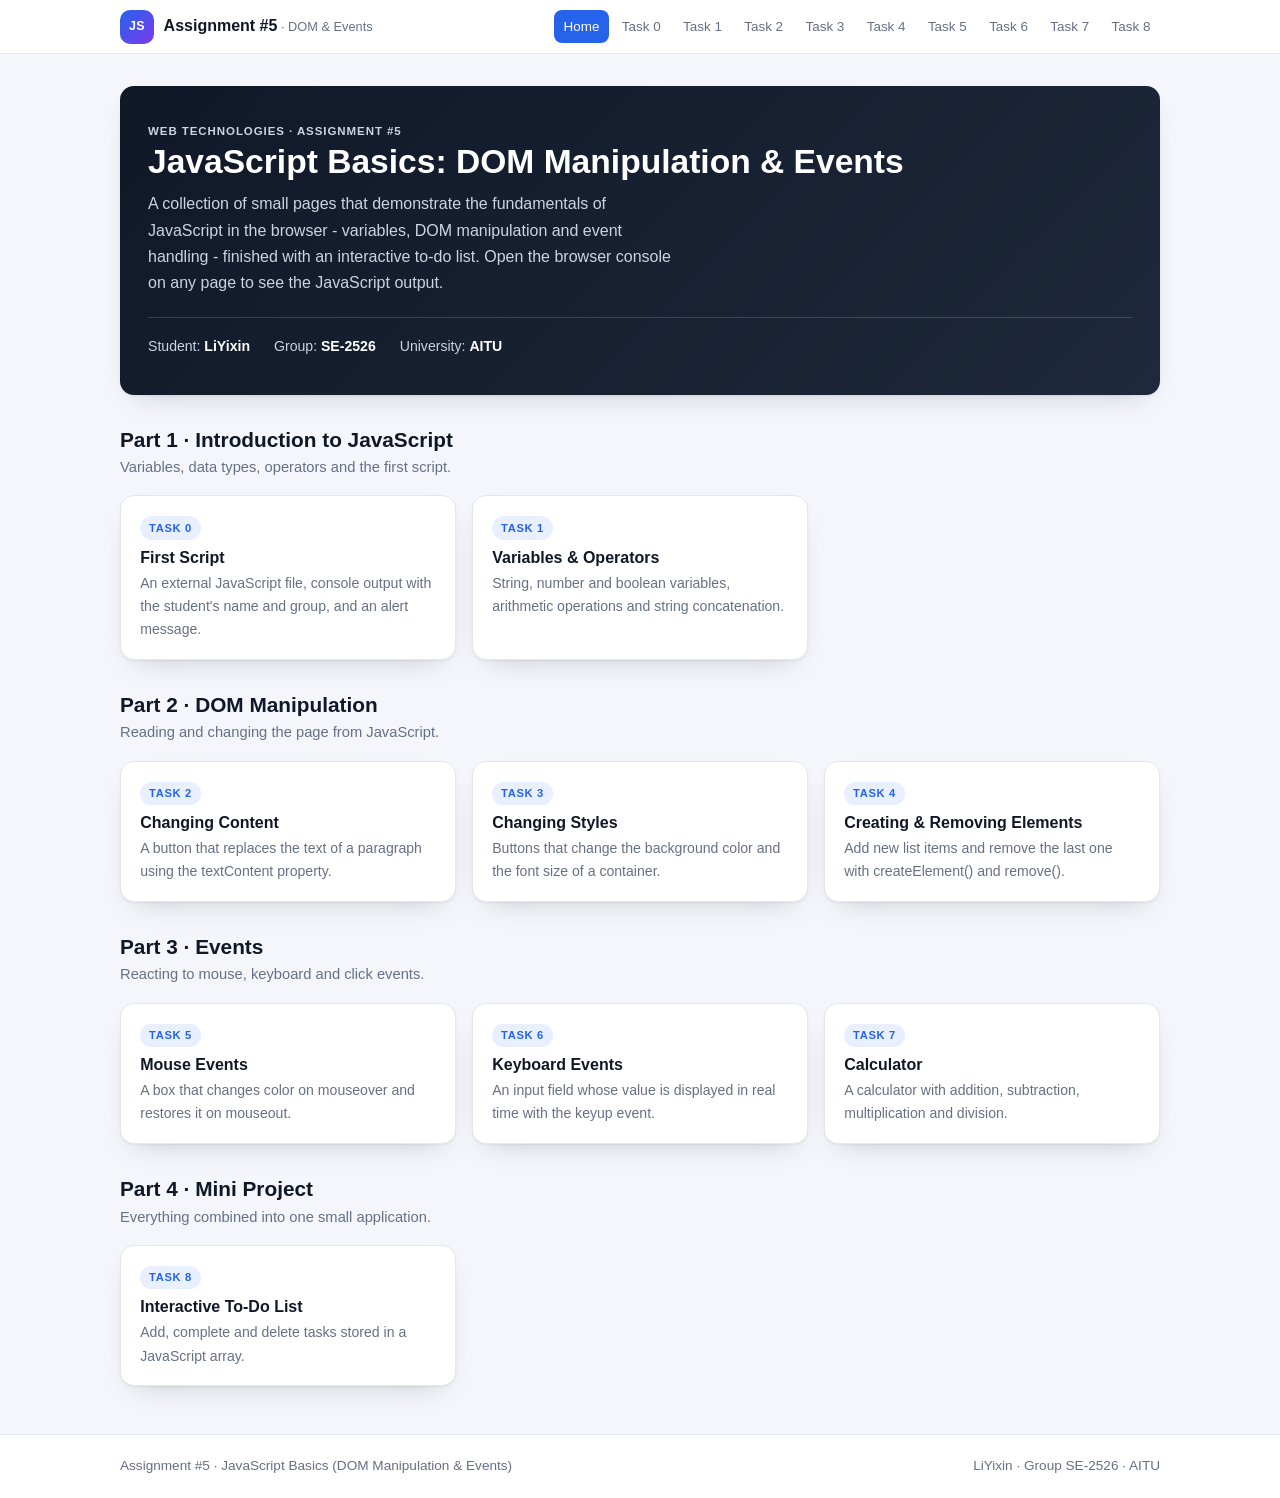
<file: index.html>
<!DOCTYPE html>
<html lang="en">

<head>
  <meta charset="UTF-8">
  <meta name="viewport" content="width=device-width, initial-scale=1.0">
  <title>Assignment #5. JavaScript Basics (DOM Manipulation &amp; Events)</title>
  <meta name="description" content="Assignment #5 for Web Technologies - JavaScript basics, DOM manipulation and events.">
  <link rel="stylesheet" href="css/style.css">
</head>

<body>
  <nav class="navbar">
    <div class="nav-inner">
      <a class="brand" href="index.html">
        <span class="brand-mark">JS</span>
        <span>Assignment #5<span class="brand-sub"> &middot; DOM &amp; Events</span></span>
      </a>
      <ul class="nav-links">
        <li><a href="index.html" class="active">Home</a></li>
        <li><a href="part1/task0.html">Task 0</a></li>
        <li><a href="part1/task1.html">Task 1</a></li>
        <li><a href="part2/task2.html">Task 2</a></li>
        <li><a href="part2/task3.html">Task 3</a></li>
        <li><a href="part2/task4.html">Task 4</a></li>
        <li><a href="part3/task5.html">Task 5</a></li>
        <li><a href="part3/task6.html">Task 6</a></li>
        <li><a href="part3/task7.html">Task 7</a></li>
        <li><a href="part4/task8.html">Task 8</a></li>
      </ul>
    </div>
  </nav>

  <main class="container">
    <section class="hero">
      <p class="eyebrow">Web Technologies &middot; Assignment #5</p>
      <h1>JavaScript Basics: DOM Manipulation &amp; Events</h1>
      <p>
        A collection of small pages that demonstrate the fundamentals of JavaScript in the browser -
        variables, DOM manipulation and event handling - finished with an interactive to-do list.
        Open the browser console on any page to see the JavaScript output.
      </p>
      <div class="meta">
        <span>Student: <strong>LiYixin</strong></span>
        <span>Group: <strong>SE-2526</strong></span>
        <span>University: <strong>AITU</strong></span>
      </div>
    </section>

    <div class="section-title">
      <h2>Part 1 &middot; Introduction to JavaScript</h2>
      <p>Variables, data types, operators and the first script.</p>
    </div>
    <section class="grid">
      <a class="task-card" href="part1/task0.html">
        <span class="tag">Task 0</span>
        <h3>First Script</h3>
        <p>An external JavaScript file, console output with the student's name and group, and an alert message.</p>
      </a>
      <a class="task-card" href="part1/task1.html">
        <span class="tag">Task 1</span>
        <h3>Variables &amp; Operators</h3>
        <p>String, number and boolean variables, arithmetic operations and string concatenation.</p>
      </a>
    </section>

    <div class="section-title">
      <h2>Part 2 &middot; DOM Manipulation</h2>
      <p>Reading and changing the page from JavaScript.</p>
    </div>
    <section class="grid">
      <a class="task-card" href="part2/task2.html">
        <span class="tag">Task 2</span>
        <h3>Changing Content</h3>
        <p>A button that replaces the text of a paragraph using the textContent property.</p>
      </a>
      <a class="task-card" href="part2/task3.html">
        <span class="tag">Task 3</span>
        <h3>Changing Styles</h3>
        <p>Buttons that change the background color and the font size of a container.</p>
      </a>
      <a class="task-card" href="part2/task4.html">
        <span class="tag">Task 4</span>
        <h3>Creating &amp; Removing Elements</h3>
        <p>Add new list items and remove the last one with createElement() and remove().</p>
      </a>
    </section>

    <div class="section-title">
      <h2>Part 3 &middot; Events</h2>
      <p>Reacting to mouse, keyboard and click events.</p>
    </div>
    <section class="grid">
      <a class="task-card" href="part3/task5.html">
        <span class="tag">Task 5</span>
        <h3>Mouse Events</h3>
        <p>A box that changes color on mouseover and restores it on mouseout.</p>
      </a>
      <a class="task-card" href="part3/task6.html">
        <span class="tag">Task 6</span>
        <h3>Keyboard Events</h3>
        <p>An input field whose value is displayed in real time with the keyup event.</p>
      </a>
      <a class="task-card" href="part3/task7.html">
        <span class="tag">Task 7</span>
        <h3>Calculator</h3>
        <p>A calculator with addition, subtraction, multiplication and division.</p>
      </a>
    </section>

    <div class="section-title">
      <h2>Part 4 &middot; Mini Project</h2>
      <p>Everything combined into one small application.</p>
    </div>
    <section class="grid">
      <a class="task-card" href="part4/task8.html">
        <span class="tag">Task 8</span>
        <h3>Interactive To-Do List</h3>
        <p>Add, complete and delete tasks stored in a JavaScript array.</p>
      </a>
    </section>
  </main>

  <footer class="footer">
    <div class="footer-inner">
      <span>Assignment #5 &middot; JavaScript Basics (DOM Manipulation &amp; Events)</span>
      <span>LiYixin &middot; Group SE-2526 &middot; AITU</span>
    </div>
  </footer>
</body>

</html>
</file>
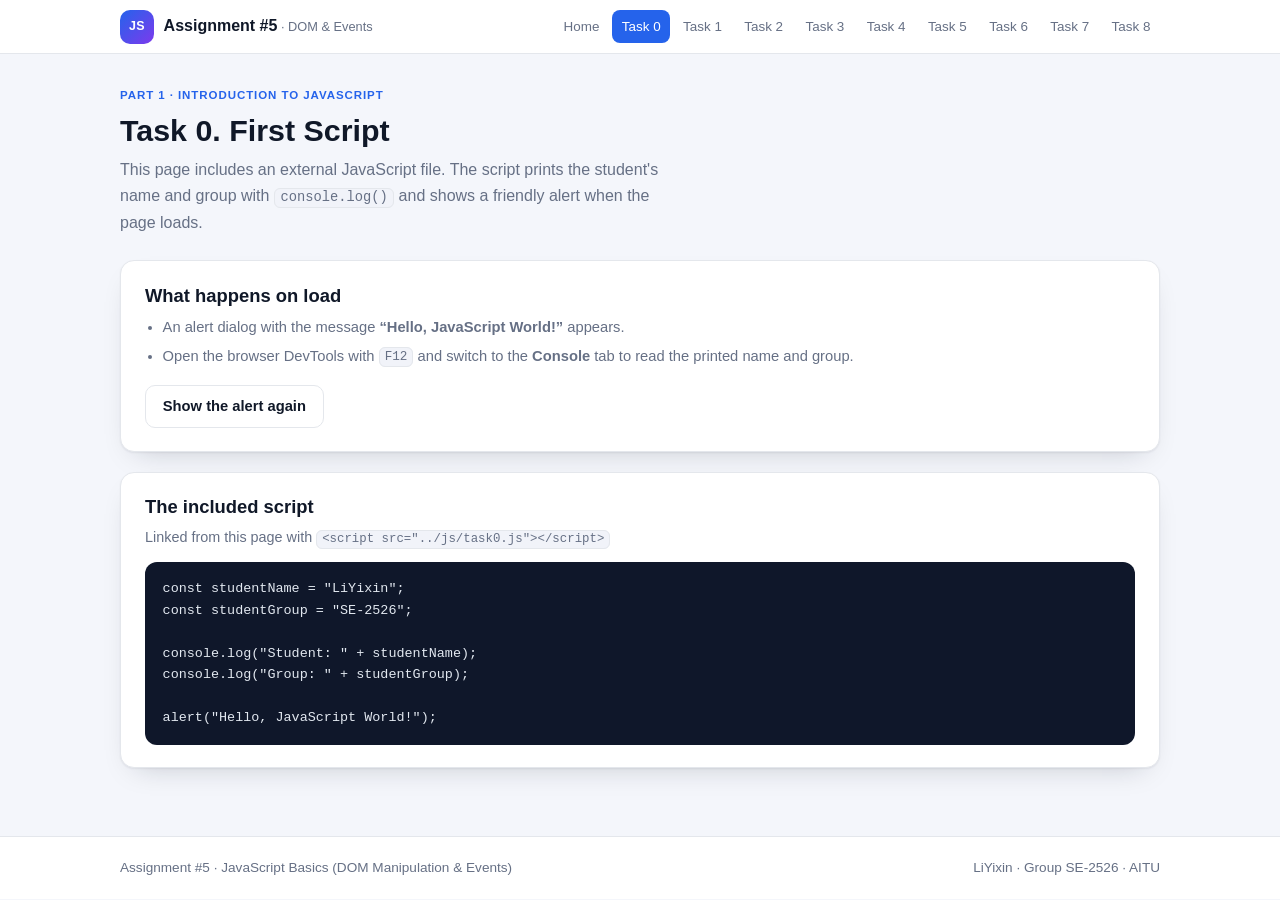
<file: part1/task0.html>
<!DOCTYPE html>
<html lang="en">

<head>
  <meta charset="UTF-8">
  <meta name="viewport" content="width=device-width, initial-scale=1.0">
  <title>Task 0. First Script | Assignment #5</title>
  <link rel="stylesheet" href="../css/style.css">
</head>

<body>
  <nav class="navbar">
    <div class="nav-inner">
      <a class="brand" href="../index.html">
        <span class="brand-mark">JS</span>
        <span>Assignment #5<span class="brand-sub"> &middot; DOM &amp; Events</span></span>
      </a>
      <ul class="nav-links">
        <li><a href="../index.html">Home</a></li>
        <li><a href="../part1/task0.html" class="active">Task 0</a></li>
        <li><a href="../part1/task1.html">Task 1</a></li>
        <li><a href="../part2/task2.html">Task 2</a></li>
        <li><a href="../part2/task3.html">Task 3</a></li>
        <li><a href="../part2/task4.html">Task 4</a></li>
        <li><a href="../part3/task5.html">Task 5</a></li>
        <li><a href="../part3/task6.html">Task 6</a></li>
        <li><a href="../part3/task7.html">Task 7</a></li>
        <li><a href="../part4/task8.html">Task 8</a></li>
      </ul>
    </div>
  </nav>

  <main class="container">
    <header class="page-head">
      <p class="eyebrow">Part 1 &middot; Introduction to JavaScript</p>
      <h1>Task 0. First Script</h1>
      <p class="lead">
        This page includes an external JavaScript file. The script prints the student's name and group
        with <code>console.log()</code> and shows a friendly alert when the page loads.
      </p>
    </header>

    <section class="card">
      <h2>What happens on load</h2>
      <ul class="checklist">
        <li>An alert dialog with the message <strong>&ldquo;Hello, JavaScript World!&rdquo;</strong> appears.</li>
        <li>Open the browser DevTools with <code>F12</code> and switch to the <strong>Console</strong> tab to read the printed name and group.</li>
      </ul>
      <div class="btn-row" style="margin-bottom:0">
        <button class="btn secondary" type="button" id="show-alert">Show the alert again</button>
      </div>
    </section>

    <section class="card">
      <h2>The included script</h2>
      <p class="card-note">
        Linked from this page with <code>&lt;script src="../js/task0.js"&gt;&lt;/script&gt;</code>
      </p>
      <pre>const studentName = "LiYixin";
const studentGroup = "SE-2526";

console.log("Student: " + studentName);
console.log("Group: " + studentGroup);

alert("Hello, JavaScript World!");</pre>
    </section>
  </main>

  <footer class="footer">
    <div class="footer-inner">
      <span>Assignment #5 &middot; JavaScript Basics (DOM Manipulation &amp; Events)</span>
      <span>LiYixin &middot; Group SE-2526 &middot; AITU</span>
    </div>
  </footer>

  <script src="../js/task0.js"></script>
</body>

</html>
</file>
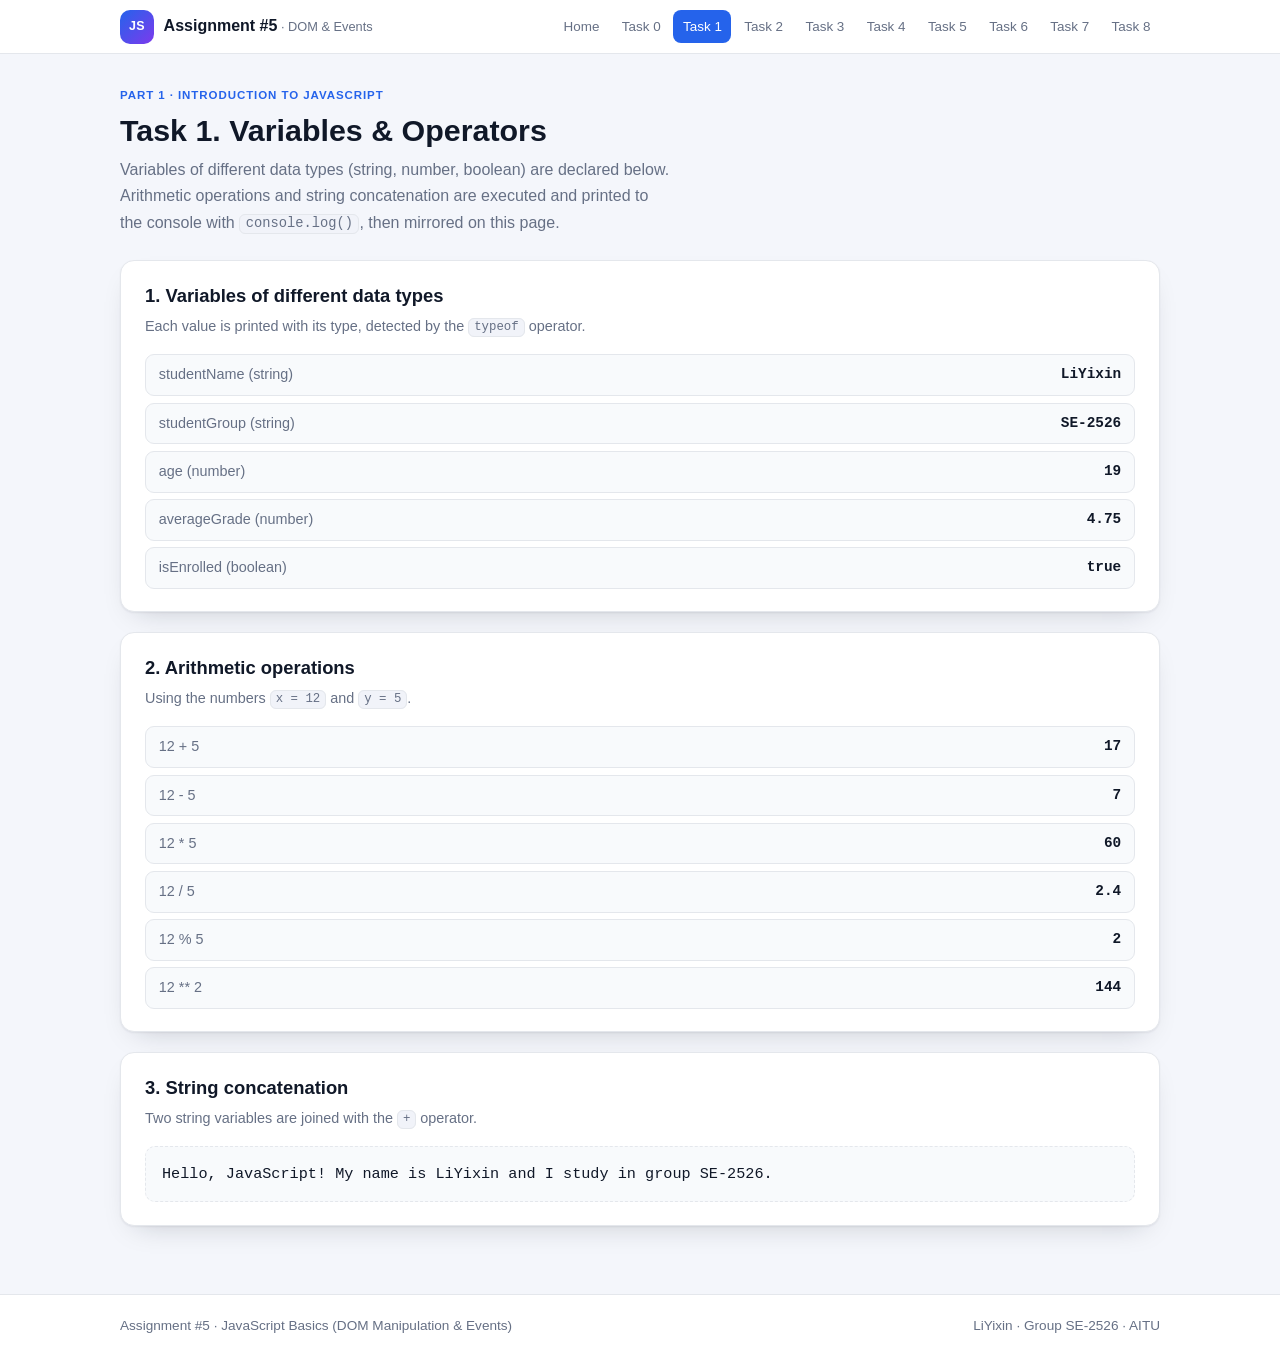
<file: part1/task1.html>
<!DOCTYPE html>
<html lang="en">

<head>
  <meta charset="UTF-8">
  <meta name="viewport" content="width=device-width, initial-scale=1.0">
  <title>Task 1. Variables &amp; Operators | Assignment #5</title>
  <link rel="stylesheet" href="../css/style.css">
</head>

<body>
  <nav class="navbar">
    <div class="nav-inner">
      <a class="brand" href="../index.html">
        <span class="brand-mark">JS</span>
        <span>Assignment #5<span class="brand-sub"> &middot; DOM &amp; Events</span></span>
      </a>
      <ul class="nav-links">
        <li><a href="../index.html">Home</a></li>
        <li><a href="../part1/task0.html">Task 0</a></li>
        <li><a href="../part1/task1.html" class="active">Task 1</a></li>
        <li><a href="../part2/task2.html">Task 2</a></li>
        <li><a href="../part2/task3.html">Task 3</a></li>
        <li><a href="../part2/task4.html">Task 4</a></li>
        <li><a href="../part3/task5.html">Task 5</a></li>
        <li><a href="../part3/task6.html">Task 6</a></li>
        <li><a href="../part3/task7.html">Task 7</a></li>
        <li><a href="../part4/task8.html">Task 8</a></li>
      </ul>
    </div>
  </nav>

  <main class="container">
    <header class="page-head">
      <p class="eyebrow">Part 1 &middot; Introduction to JavaScript</p>
      <h1>Task 1. Variables &amp; Operators</h1>
      <p class="lead">
        Variables of different data types (string, number, boolean) are declared below. Arithmetic
        operations and string concatenation are executed and printed to the console with
        <code>console.log()</code>, then mirrored on this page.
      </p>
    </header>

    <section class="card">
      <h2>1. Variables of different data types</h2>
      <p class="card-note">Each value is printed with its type, detected by the <code>typeof</code> operator.</p>
      <ul class="result-list" id="variables-list"></ul>
    </section>

    <section class="card">
      <h2>2. Arithmetic operations</h2>
      <p class="card-note">Using the numbers <code>x = 12</code> and <code>y = 5</code>.</p>
      <ul class="result-list" id="arithmetic-list"></ul>
    </section>

    <section class="card">
      <h2>3. String concatenation</h2>
      <p class="card-note">Two string variables are joined with the <code>+</code> operator.</p>
      <p class="typing-display" id="concatenation-output"></p>
    </section>
  </main>

  <footer class="footer">
    <div class="footer-inner">
      <span>Assignment #5 &middot; JavaScript Basics (DOM Manipulation &amp; Events)</span>
      <span>LiYixin &middot; Group SE-2526 &middot; AITU</span>
    </div>
  </footer>

  <script src="../js/task1.js"></script>
</body>

</html>
</file>
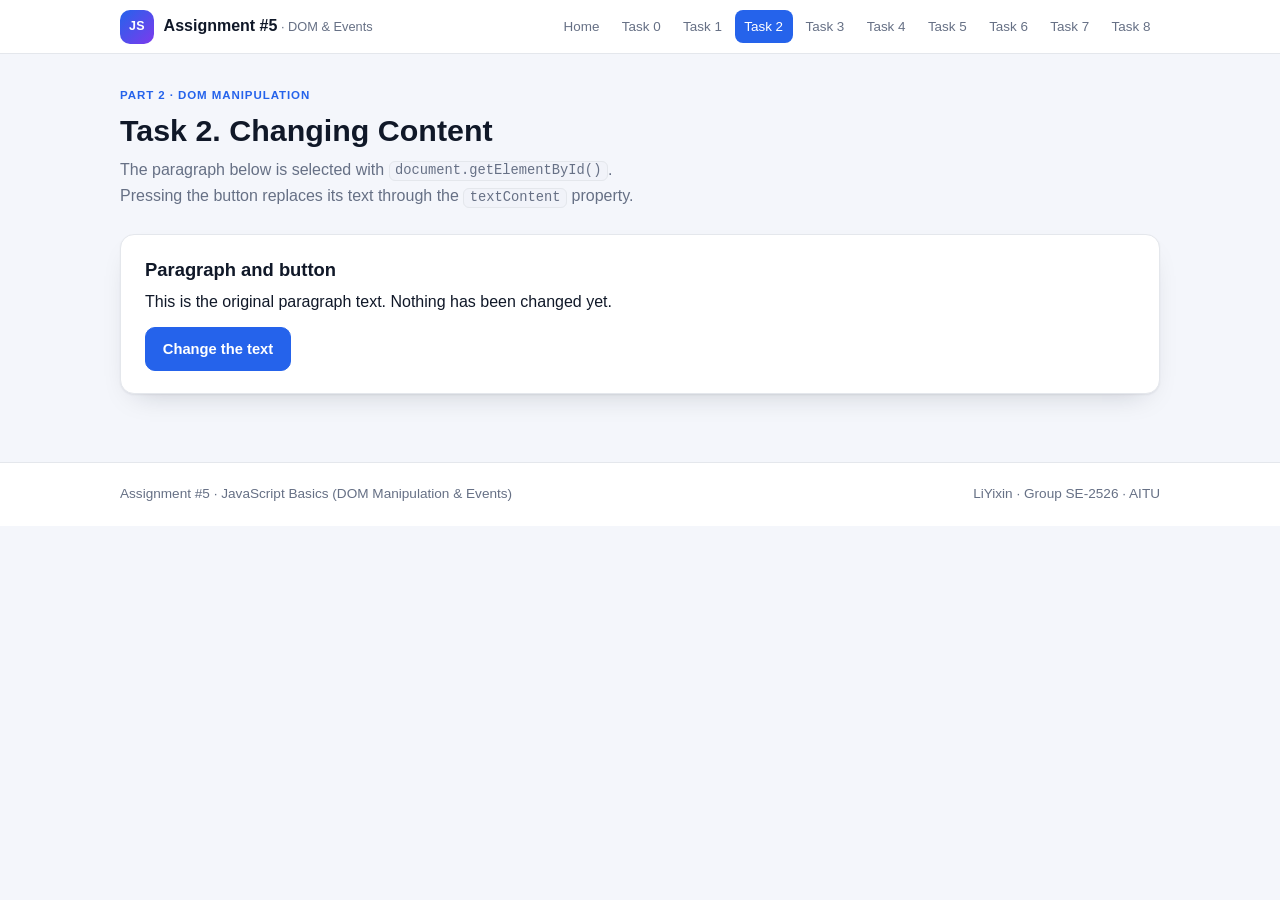
<file: part2/task2.html>
<!DOCTYPE html>
<html lang="en">

<head>
  <meta charset="UTF-8">
  <meta name="viewport" content="width=device-width, initial-scale=1.0">
  <title>Task 2. Changing Content | Assignment #5</title>
  <link rel="stylesheet" href="../css/style.css">
</head>

<body>
  <nav class="navbar">
    <div class="nav-inner">
      <a class="brand" href="../index.html">
        <span class="brand-mark">JS</span>
        <span>Assignment #5<span class="brand-sub"> &middot; DOM &amp; Events</span></span>
      </a>
      <ul class="nav-links">
        <li><a href="../index.html">Home</a></li>
        <li><a href="../part1/task0.html">Task 0</a></li>
        <li><a href="../part1/task1.html">Task 1</a></li>
        <li><a href="../part2/task2.html" class="active">Task 2</a></li>
        <li><a href="../part2/task3.html">Task 3</a></li>
        <li><a href="../part2/task4.html">Task 4</a></li>
        <li><a href="../part3/task5.html">Task 5</a></li>
        <li><a href="../part3/task6.html">Task 6</a></li>
        <li><a href="../part3/task7.html">Task 7</a></li>
        <li><a href="../part4/task8.html">Task 8</a></li>
      </ul>
    </div>
  </nav>

  <main class="container">
    <header class="page-head">
      <p class="eyebrow">Part 2 &middot; DOM Manipulation</p>
      <h1>Task 2. Changing Content</h1>
      <p class="lead">
        The paragraph below is selected with <code>document.getElementById()</code>. Pressing the button
        replaces its text through the <code>textContent</code> property.
      </p>
    </header>

    <section class="card">
      <h2>Paragraph and button</h2>
      <p id="message">This is the original paragraph text. Nothing has been changed yet.</p>
      <div class="btn-row" style="margin-bottom:0">
        <button class="btn" type="button" id="change-text">Change the text</button>
      </div>
    </section>
  </main>

  <footer class="footer">
    <div class="footer-inner">
      <span>Assignment #5 &middot; JavaScript Basics (DOM Manipulation &amp; Events)</span>
      <span>LiYixin &middot; Group SE-2526 &middot; AITU</span>
    </div>
  </footer>

  <script src="../js/task2.js"></script>
</body>

</html>
</file>
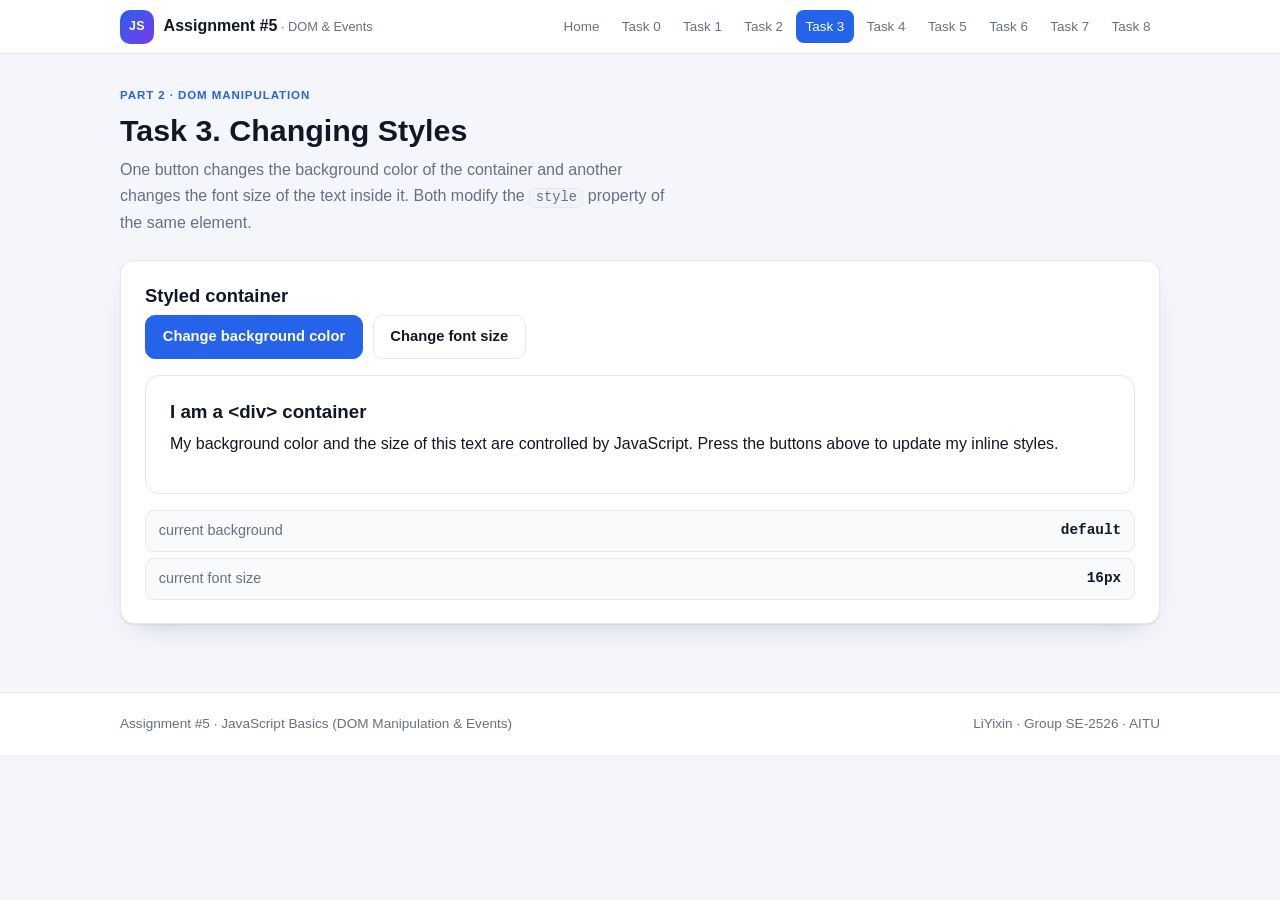
<file: part2/task3.html>
<!DOCTYPE html>
<html lang="en">

<head>
  <meta charset="UTF-8">
  <meta name="viewport" content="width=device-width, initial-scale=1.0">
  <title>Task 3. Changing Styles | Assignment #5</title>
  <link rel="stylesheet" href="../css/style.css">
</head>

<body>
  <nav class="navbar">
    <div class="nav-inner">
      <a class="brand" href="../index.html">
        <span class="brand-mark">JS</span>
        <span>Assignment #5<span class="brand-sub"> &middot; DOM &amp; Events</span></span>
      </a>
      <ul class="nav-links">
        <li><a href="../index.html">Home</a></li>
        <li><a href="../part1/task0.html">Task 0</a></li>
        <li><a href="../part1/task1.html">Task 1</a></li>
        <li><a href="../part2/task2.html">Task 2</a></li>
        <li><a href="../part2/task3.html" class="active">Task 3</a></li>
        <li><a href="../part2/task4.html">Task 4</a></li>
        <li><a href="../part3/task5.html">Task 5</a></li>
        <li><a href="../part3/task6.html">Task 6</a></li>
        <li><a href="../part3/task7.html">Task 7</a></li>
        <li><a href="../part4/task8.html">Task 8</a></li>
      </ul>
    </div>
  </nav>

  <main class="container">
    <header class="page-head">
      <p class="eyebrow">Part 2 &middot; DOM Manipulation</p>
      <h1>Task 3. Changing Styles</h1>
      <p class="lead">
        One button changes the background color of the container and another changes the font size of
        the text inside it. Both modify the <code>style</code> property of the same element.
      </p>
    </header>

    <section class="card">
      <h2>Styled container</h2>
      <div class="btn-row">
        <button class="btn" type="button" id="change-color">Change background color</button>
        <button class="btn secondary" type="button" id="change-font-size">Change font size</button>
      </div>
      <div class="box" id="style-box">
        <h3>I am a &lt;div&gt; container</h3>
        <p>
          My background color and the size of this text are controlled by JavaScript. Press the buttons
          above to update my inline styles.
        </p>
      </div>
      <ul class="result-list">
        <li><span class="label">current background</span><span class="value" id="color-value">default</span></li>
        <li><span class="label">current font size</span><span class="value" id="font-size-value">16px</span></li>
      </ul>
    </section>
  </main>

  <footer class="footer">
    <div class="footer-inner">
      <span>Assignment #5 &middot; JavaScript Basics (DOM Manipulation &amp; Events)</span>
      <span>LiYixin &middot; Group SE-2526 &middot; AITU</span>
    </div>
  </footer>

  <script src="../js/task3.js"></script>
</body>

</html>
</file>
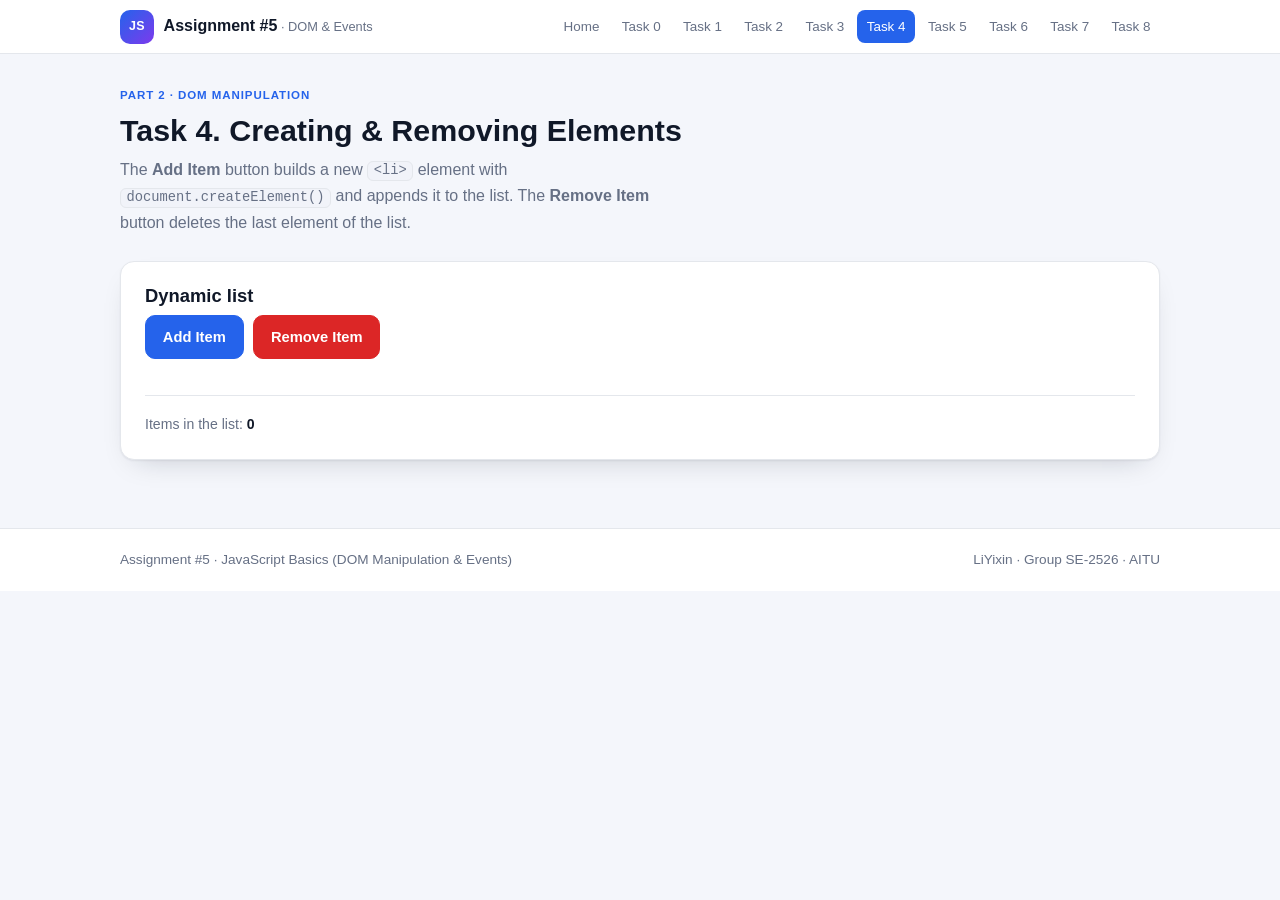
<file: part2/task4.html>
<!DOCTYPE html>
<html lang="en">

<head>
  <meta charset="UTF-8">
  <meta name="viewport" content="width=device-width, initial-scale=1.0">
  <title>Task 4. Creating &amp; Removing Elements | Assignment #5</title>
  <link rel="stylesheet" href="../css/style.css">
</head>

<body>
  <nav class="navbar">
    <div class="nav-inner">
      <a class="brand" href="../index.html">
        <span class="brand-mark">JS</span>
        <span>Assignment #5<span class="brand-sub"> &middot; DOM &amp; Events</span></span>
      </a>
      <ul class="nav-links">
        <li><a href="../index.html">Home</a></li>
        <li><a href="../part1/task0.html">Task 0</a></li>
        <li><a href="../part1/task1.html">Task 1</a></li>
        <li><a href="../part2/task2.html">Task 2</a></li>
        <li><a href="../part2/task3.html">Task 3</a></li>
        <li><a href="../part2/task4.html" class="active">Task 4</a></li>
        <li><a href="../part3/task5.html">Task 5</a></li>
        <li><a href="../part3/task6.html">Task 6</a></li>
        <li><a href="../part3/task7.html">Task 7</a></li>
        <li><a href="../part4/task8.html">Task 8</a></li>
      </ul>
    </div>
  </nav>

  <main class="container">
    <header class="page-head">
      <p class="eyebrow">Part 2 &middot; DOM Manipulation</p>
      <h1>Task 4. Creating &amp; Removing Elements</h1>
      <p class="lead">
        The <strong>Add Item</strong> button builds a new <code>&lt;li&gt;</code> element with
        <code>document.createElement()</code> and appends it to the list. The <strong>Remove Item</strong>
        button deletes the last element of the list.
      </p>
    </header>

    <section class="card">
      <h2>Dynamic list</h2>
      <div class="btn-row" style="margin-bottom:0">
        <button class="btn" type="button" id="add-item">Add Item</button>
        <button class="btn danger" type="button" id="remove-item">Remove Item</button>
      </div>
      <ul class="item-list" id="item-list"></ul>
      <div class="stats">
        <span>Items in the list: <strong id="item-count">0</strong></span>
      </div>
    </section>
  </main>

  <footer class="footer">
    <div class="footer-inner">
      <span>Assignment #5 &middot; JavaScript Basics (DOM Manipulation &amp; Events)</span>
      <span>LiYixin &middot; Group SE-2526 &middot; AITU</span>
    </div>
  </footer>

  <script src="../js/task4.js"></script>
</body>

</html>
</file>
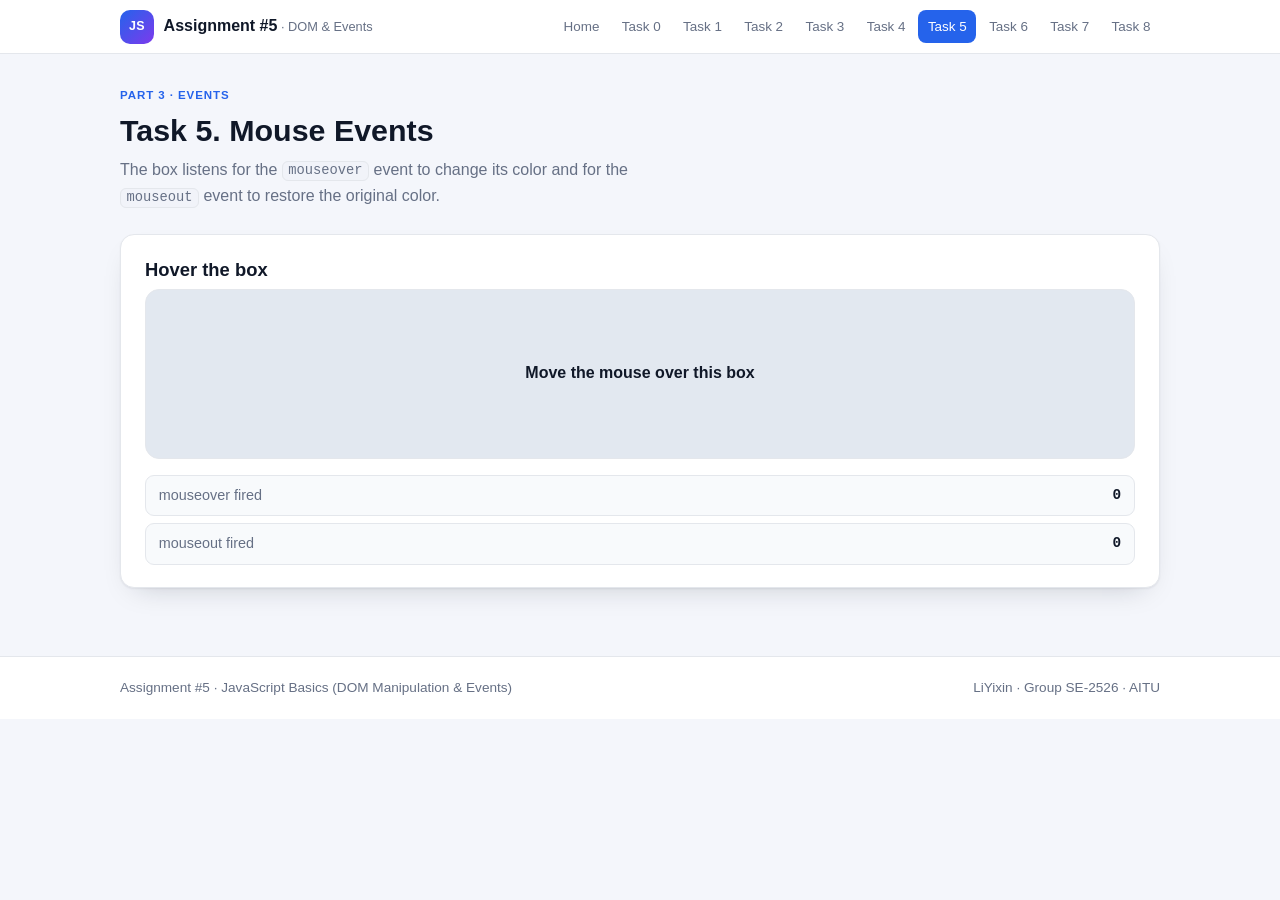
<file: part3/task5.html>
<!DOCTYPE html>
<html lang="en">

<head>
  <meta charset="UTF-8">
  <meta name="viewport" content="width=device-width, initial-scale=1.0">
  <title>Task 5. Mouse Events | Assignment #5</title>
  <link rel="stylesheet" href="../css/style.css">
</head>

<body>
  <nav class="navbar">
    <div class="nav-inner">
      <a class="brand" href="../index.html">
        <span class="brand-mark">JS</span>
        <span>Assignment #5<span class="brand-sub"> &middot; DOM &amp; Events</span></span>
      </a>
      <ul class="nav-links">
        <li><a href="../index.html">Home</a></li>
        <li><a href="../part1/task0.html">Task 0</a></li>
        <li><a href="../part1/task1.html">Task 1</a></li>
        <li><a href="../part2/task2.html">Task 2</a></li>
        <li><a href="../part2/task3.html">Task 3</a></li>
        <li><a href="../part2/task4.html">Task 4</a></li>
        <li><a href="../part3/task5.html" class="active">Task 5</a></li>
        <li><a href="../part3/task6.html">Task 6</a></li>
        <li><a href="../part3/task7.html">Task 7</a></li>
        <li><a href="../part4/task8.html">Task 8</a></li>
      </ul>
    </div>
  </nav>

  <main class="container">
    <header class="page-head">
      <p class="eyebrow">Part 3 &middot; Events</p>
      <h1>Task 5. Mouse Events</h1>
      <p class="lead">
        The box listens for the <code>mouseover</code> event to change its color and for the
        <code>mouseout</code> event to restore the original color.
      </p>
    </header>

    <section class="card">
      <h2>Hover the box</h2>
      <div class="hover-box" id="hover-box">Move the mouse over this box</div>
      <ul class="result-list">
        <li><span class="label">mouseover fired</span><span class="value" id="over-count">0</span></li>
        <li><span class="label">mouseout fired</span><span class="value" id="out-count">0</span></li>
      </ul>
    </section>
  </main>

  <footer class="footer">
    <div class="footer-inner">
      <span>Assignment #5 &middot; JavaScript Basics (DOM Manipulation &amp; Events)</span>
      <span>LiYixin &middot; Group SE-2526 &middot; AITU</span>
    </div>
  </footer>

  <script src="../js/task5.js"></script>
</body>

</html>
</file>
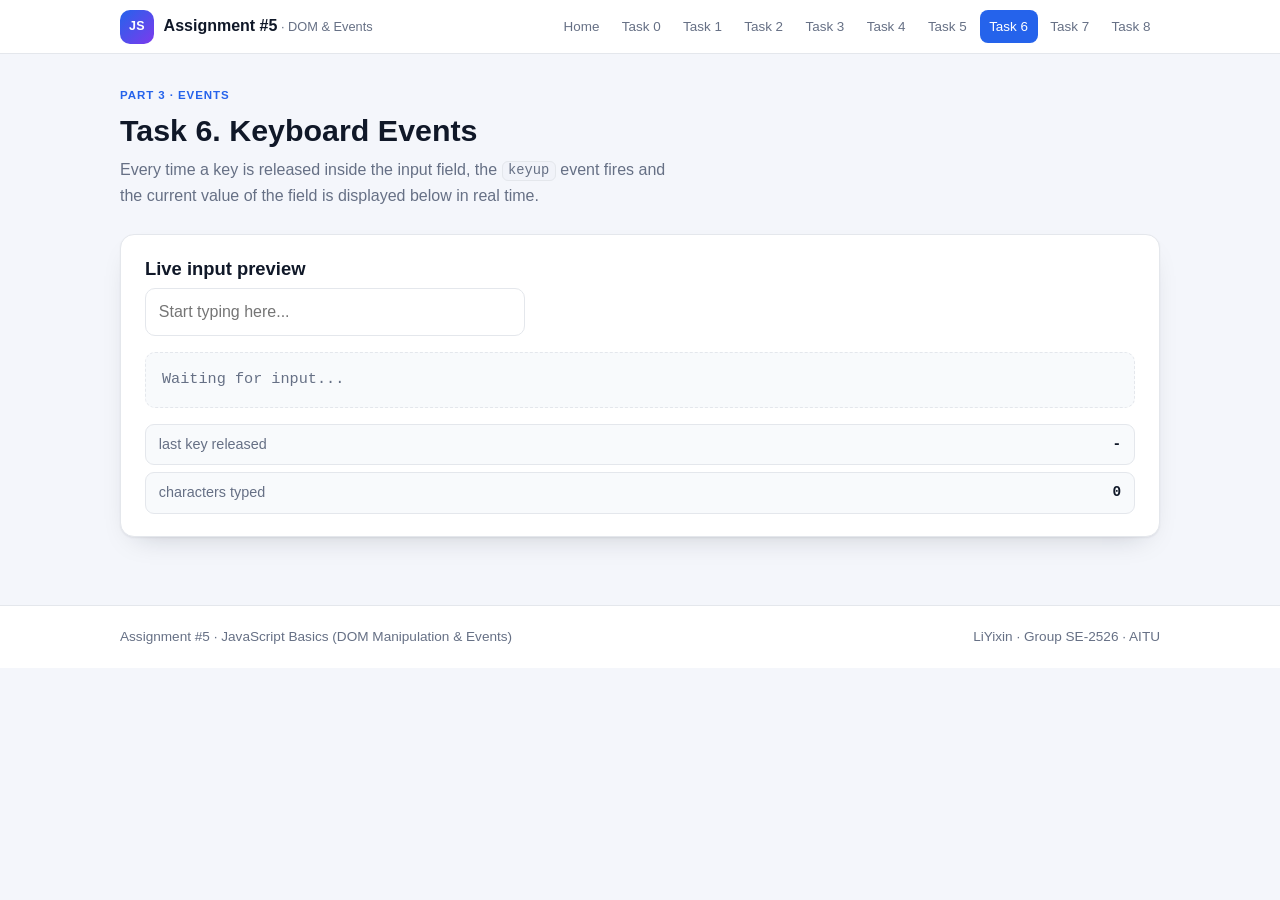
<file: part3/task6.html>
<!DOCTYPE html>
<html lang="en">

<head>
  <meta charset="UTF-8">
  <meta name="viewport" content="width=device-width, initial-scale=1.0">
  <title>Task 6. Keyboard Events | Assignment #5</title>
  <link rel="stylesheet" href="../css/style.css">
</head>

<body>
  <nav class="navbar">
    <div class="nav-inner">
      <a class="brand" href="../index.html">
        <span class="brand-mark">JS</span>
        <span>Assignment #5<span class="brand-sub"> &middot; DOM &amp; Events</span></span>
      </a>
      <ul class="nav-links">
        <li><a href="../index.html">Home</a></li>
        <li><a href="../part1/task0.html">Task 0</a></li>
        <li><a href="../part1/task1.html">Task 1</a></li>
        <li><a href="../part2/task2.html">Task 2</a></li>
        <li><a href="../part2/task3.html">Task 3</a></li>
        <li><a href="../part2/task4.html">Task 4</a></li>
        <li><a href="../part3/task5.html">Task 5</a></li>
        <li><a href="../part3/task6.html" class="active">Task 6</a></li>
        <li><a href="../part3/task7.html">Task 7</a></li>
        <li><a href="../part4/task8.html">Task 8</a></li>
      </ul>
    </div>
  </nav>

  <main class="container">
    <header class="page-head">
      <p class="eyebrow">Part 3 &middot; Events</p>
      <h1>Task 6. Keyboard Events</h1>
      <p class="lead">
        Every time a key is released inside the input field, the <code>keyup</code> event fires and the
        current value of the field is displayed below in real time.
      </p>
    </header>

    <section class="card">
      <h2>Live input preview</h2>
      <input class="field" type="text" id="live-input" placeholder="Start typing here..." autocomplete="off">
      <div class="typing-display" id="live-output"><span class="placeholder">Waiting for input...</span></div>
      <ul class="result-list">
        <li><span class="label">last key released</span><span class="value" id="last-key">-</span></li>
        <li><span class="label">characters typed</span><span class="value" id="char-count">0</span></li>
      </ul>
    </section>
  </main>

  <footer class="footer">
    <div class="footer-inner">
      <span>Assignment #5 &middot; JavaScript Basics (DOM Manipulation &amp; Events)</span>
      <span>LiYixin &middot; Group SE-2526 &middot; AITU</span>
    </div>
  </footer>

  <script src="../js/task6.js"></script>
</body>

</html>
</file>
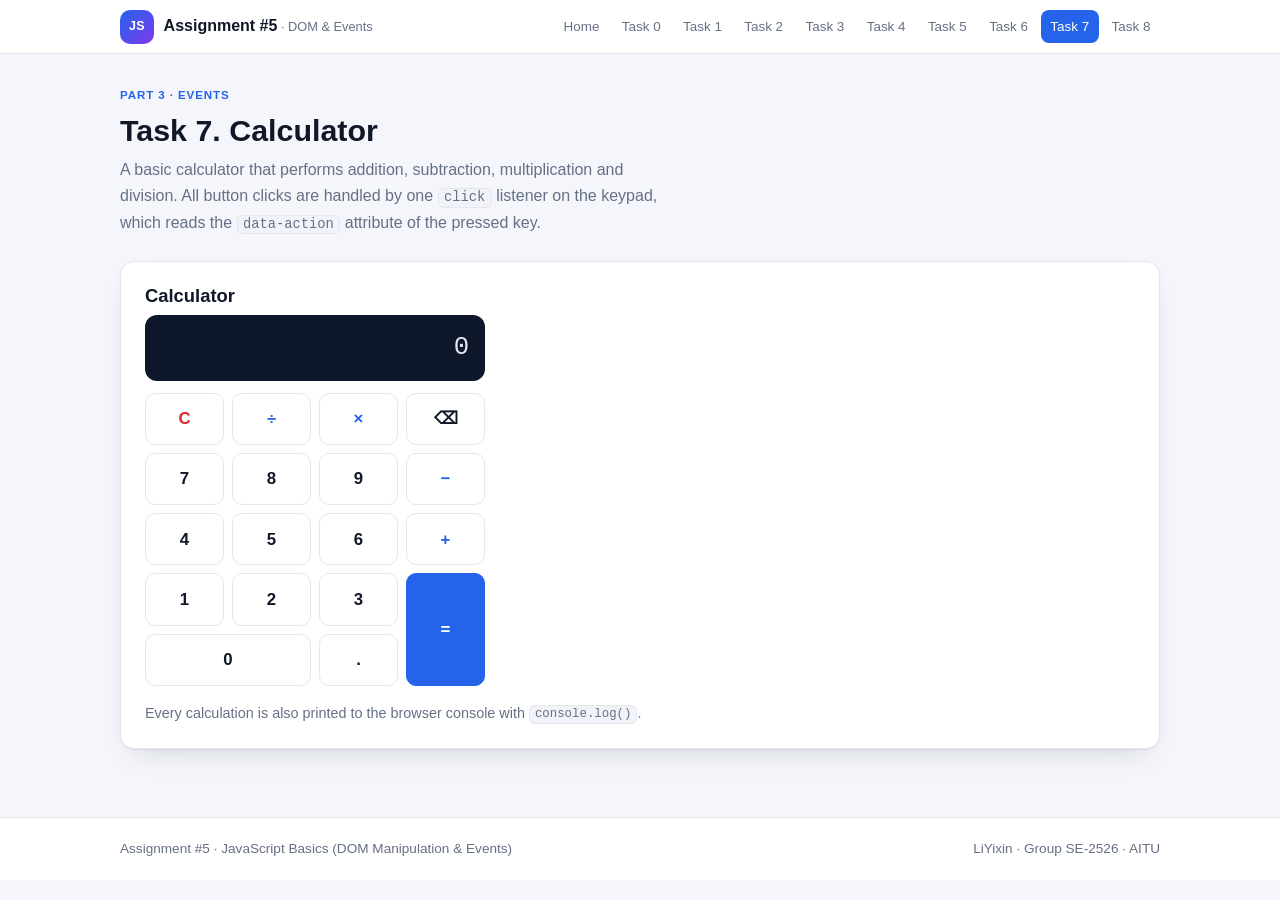
<file: part3/task7.html>
<!DOCTYPE html>
<html lang="en">

<head>
  <meta charset="UTF-8">
  <meta name="viewport" content="width=device-width, initial-scale=1.0">
  <title>Task 7. Calculator | Assignment #5</title>
  <link rel="stylesheet" href="../css/style.css">
</head>

<body>
  <nav class="navbar">
    <div class="nav-inner">
      <a class="brand" href="../index.html">
        <span class="brand-mark">JS</span>
        <span>Assignment #5<span class="brand-sub"> &middot; DOM &amp; Events</span></span>
      </a>
      <ul class="nav-links">
        <li><a href="../index.html">Home</a></li>
        <li><a href="../part1/task0.html">Task 0</a></li>
        <li><a href="../part1/task1.html">Task 1</a></li>
        <li><a href="../part2/task2.html">Task 2</a></li>
        <li><a href="../part2/task3.html">Task 3</a></li>
        <li><a href="../part2/task4.html">Task 4</a></li>
        <li><a href="../part3/task5.html">Task 5</a></li>
        <li><a href="../part3/task6.html">Task 6</a></li>
        <li><a href="../part3/task7.html" class="active">Task 7</a></li>
        <li><a href="../part4/task8.html">Task 8</a></li>
      </ul>
    </div>
  </nav>

  <main class="container">
    <header class="page-head">
      <p class="eyebrow">Part 3 &middot; Events</p>
      <h1>Task 7. Calculator</h1>
      <p class="lead">
        A basic calculator that performs addition, subtraction, multiplication and division. All button
        clicks are handled by one <code>click</code> listener on the keypad, which reads the
        <code>data-action</code> attribute of the pressed key.
      </p>
    </header>

    <section class="card">
      <h2>Calculator</h2>
      <div class="calculator">
        <div class="calc-display" id="calc-display" aria-live="polite">0</div>
        <div class="calc-keys" id="calc-keys">
          <button type="button" class="clear" data-action="clear">C</button>
          <button type="button" class="operator" data-action="operator" data-value="/">&divide;</button>
          <button type="button" class="operator" data-action="operator" data-value="*">&times;</button>
          <button type="button" data-action="backspace">&#9003;</button>
          <button type="button" data-action="digit" data-value="7">7</button>
          <button type="button" data-action="digit" data-value="8">8</button>
          <button type="button" data-action="digit" data-value="9">9</button>
          <button type="button" class="operator" data-action="operator" data-value="-">&minus;</button>
          <button type="button" data-action="digit" data-value="4">4</button>
          <button type="button" data-action="digit" data-value="5">5</button>
          <button type="button" data-action="digit" data-value="6">6</button>
          <button type="button" class="operator" data-action="operator" data-value="+">+</button>
          <button type="button" data-action="digit" data-value="1">1</button>
          <button type="button" data-action="digit" data-value="2">2</button>
          <button type="button" data-action="digit" data-value="3">3</button>
          <button type="button" class="equals" data-action="equals">=</button>
          <button type="button" class="zero" data-action="digit" data-value="0">0</button>
          <button type="button" data-action="dot">.</button>
        </div>
      </div>
      <p class="card-note" style="margin-top:1rem">
        Every calculation is also printed to the browser console with <code>console.log()</code>.
      </p>
    </section>
  </main>

  <footer class="footer">
    <div class="footer-inner">
      <span>Assignment #5 &middot; JavaScript Basics (DOM Manipulation &amp; Events)</span>
      <span>LiYixin &middot; Group SE-2526 &middot; AITU</span>
    </div>
  </footer>

  <script src="../js/task7.js"></script>
</body>

</html>
</file>
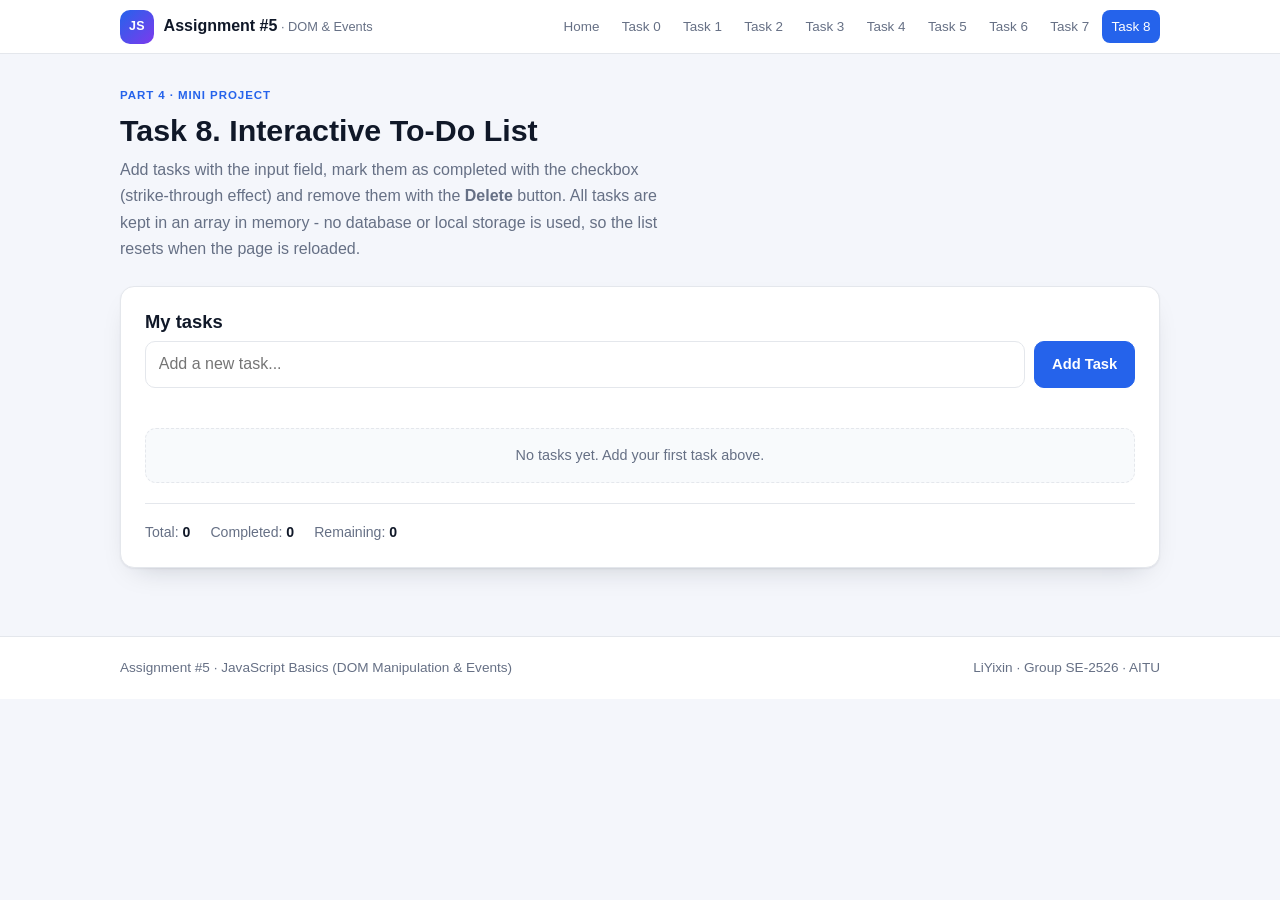
<file: part4/task8.html>
<!DOCTYPE html>
<html lang="en">

<head>
  <meta charset="UTF-8">
  <meta name="viewport" content="width=device-width, initial-scale=1.0">
  <title>Task 8. Interactive To-Do List | Assignment #5</title>
  <link rel="stylesheet" href="../css/style.css">
</head>

<body>
  <nav class="navbar">
    <div class="nav-inner">
      <a class="brand" href="../index.html">
        <span class="brand-mark">JS</span>
        <span>Assignment #5<span class="brand-sub"> &middot; DOM &amp; Events</span></span>
      </a>
      <ul class="nav-links">
        <li><a href="../index.html">Home</a></li>
        <li><a href="../part1/task0.html">Task 0</a></li>
        <li><a href="../part1/task1.html">Task 1</a></li>
        <li><a href="../part2/task2.html">Task 2</a></li>
        <li><a href="../part2/task3.html">Task 3</a></li>
        <li><a href="../part2/task4.html">Task 4</a></li>
        <li><a href="../part3/task5.html">Task 5</a></li>
        <li><a href="../part3/task6.html">Task 6</a></li>
        <li><a href="../part3/task7.html">Task 7</a></li>
        <li><a href="../part4/task8.html" class="active">Task 8</a></li>
      </ul>
    </div>
  </nav>

  <main class="container">
    <header class="page-head">
      <p class="eyebrow">Part 4 &middot; Mini Project</p>
      <h1>Task 8. Interactive To-Do List</h1>
      <p class="lead">
        Add tasks with the input field, mark them as completed with the checkbox (strike-through effect)
        and remove them with the <strong>Delete</strong> button. All tasks are kept in an array in memory -
        no database or local storage is used, so the list resets when the page is reloaded.
      </p>
    </header>

    <section class="card">
      <h2>My tasks</h2>
      <form class="todo-form" id="todo-form">
        <input class="field" type="text" id="todo-input" placeholder="Add a new task..." autocomplete="off">
        <button class="btn" type="submit" id="add-task">Add Task</button>
      </form>

      <ul class="todo-list" id="todo-list"></ul>
      <p class="todo-empty" id="todo-empty">No tasks yet. Add your first task above.</p>

      <div class="stats">
        <span>Total: <strong id="total-count">0</strong></span>
        <span>Completed: <strong id="done-count">0</strong></span>
        <span>Remaining: <strong id="left-count">0</strong></span>
      </div>
    </section>
  </main>

  <footer class="footer">
    <div class="footer-inner">
      <span>Assignment #5 &middot; JavaScript Basics (DOM Manipulation &amp; Events)</span>
      <span>LiYixin &middot; Group SE-2526 &middot; AITU</span>
    </div>
  </footer>

  <script src="../js/task8.js"></script>
</body>

</html>
</file>
<file: css/style.css>
:root {
  --bg: #f4f6fb;
  --surface: #ffffff;
  --text: #101828;
  --muted: #667085;
  --primary: #2563eb;
  --primary-dark: #1d4ed8;
  --primary-soft: #e8efff;
  --danger: #dc2626;
  --border: #e4e7ec;
  --radius: 14px;
  --shadow: 0 1px 2px rgba(16, 24, 40, 0.06), 0 12px 28px -16px rgba(16, 24, 40, 0.25);
  --mono: ui-monospace, SFMono-Regular, Menlo, Consolas, "Liberation Mono", monospace;
}

* {
  box-sizing: border-box;
}

body {
  margin: 0;
  font-family: -apple-system, BlinkMacSystemFont, "Segoe UI", Roboto, Helvetica, Arial, sans-serif;
  background: var(--bg);
  color: var(--text);
  line-height: 1.65;
  -webkit-font-smoothing: antialiased;
}

a {
  color: var(--primary);
}

h1,
h2,
h3 {
  line-height: 1.25;
  margin: 0 0 0.5rem;
}

h1 {
  font-size: 1.9rem;
}

h2 {
  font-size: 1.15rem;
}

p {
  margin: 0 0 0.75rem;
}

code {
  font-family: var(--mono);
  font-size: 0.86em;
  background: #f1f3f9;
  border: 1px solid var(--border);
  padding: 0.1em 0.4em;
  border-radius: 6px;
}

pre {
  font-family: var(--mono);
  font-size: 0.84rem;
  line-height: 1.6;
  background: #0f172a;
  color: #e2e8f0;
  padding: 1rem 1.1rem;
  border-radius: 12px;
  overflow-x: auto;
  margin: 0;
}

.navbar {
  position: sticky;
  top: 0;
  z-index: 20;
  background: rgba(255, 255, 255, 0.94);
  backdrop-filter: blur(10px);
  border-bottom: 1px solid var(--border);
}

.nav-inner {
  max-width: 1080px;
  margin: 0 auto;
  padding: 0.6rem 1.25rem;
  display: flex;
  align-items: center;
  gap: 0.75rem;
  flex-wrap: wrap;
}

.brand {
  display: flex;
  align-items: center;
  gap: 0.6rem;
  font-weight: 700;
  text-decoration: none;
  color: var(--text);
  white-space: nowrap;
}

.brand-mark {
  display: grid;
  place-items: center;
  width: 34px;
  height: 34px;
  border-radius: 10px;
  background: linear-gradient(135deg, #2563eb, #7c3aed);
  color: #fff;
  font-size: 0.78rem;
  letter-spacing: 0.04em;
}

.brand-sub {
  color: var(--muted);
  font-weight: 500;
  font-size: 0.8rem;
}

.nav-links {
  display: flex;
  flex-wrap: wrap;
  gap: 0.2rem;
  list-style: none;
  margin: 0 0 0 auto;
  padding: 0;
}

.nav-links a {
  display: block;
  padding: 0.35rem 0.6rem;
  border-radius: 8px;
  text-decoration: none;
  color: var(--muted);
  font-size: 0.84rem;
  font-weight: 500;
  transition: background-color 0.15s, color 0.15s;
}

.nav-links a:hover {
  background: var(--primary-soft);
  color: var(--primary);
}

.nav-links a.active {
  background: var(--primary);
  color: #fff;
}

.container {
  max-width: 1080px;
  margin: 0 auto;
  padding: 2rem 1.25rem 3rem;
}

.page-head {
  margin-bottom: 1.5rem;
}

.eyebrow {
  text-transform: uppercase;
  letter-spacing: 0.08em;
  font-size: 0.72rem;
  font-weight: 700;
  color: var(--primary);
  margin: 0 0 0.35rem;
}

.lead {
  color: var(--muted);
  max-width: 62ch;
  margin: 0;
}

.card {
  background: var(--surface);
  border: 1px solid var(--border);
  border-radius: var(--radius);
  box-shadow: var(--shadow);
  padding: 1.4rem 1.5rem;
  margin-bottom: 1.25rem;
}

.card > *:last-child {
  margin-bottom: 0;
}

.card-note {
  color: var(--muted);
  font-size: 0.9rem;
}

.grid {
  display: grid;
  grid-template-columns: repeat(auto-fill, minmax(255px, 1fr));
  gap: 1rem;
}

.task-card {
  display: block;
  text-decoration: none;
  color: inherit;
  background: var(--surface);
  border: 1px solid var(--border);
  border-radius: var(--radius);
  box-shadow: var(--shadow);
  padding: 1.1rem 1.2rem;
  transition: transform 0.15s, border-color 0.15s;
}

.task-card:hover {
  transform: translateY(-3px);
  border-color: var(--primary);
}

.task-card .tag {
  display: inline-block;
  font-size: 0.7rem;
  font-weight: 700;
  text-transform: uppercase;
  letter-spacing: 0.06em;
  color: var(--primary);
  background: var(--primary-soft);
  border-radius: 999px;
  padding: 0.15rem 0.55rem;
  margin-bottom: 0.5rem;
}

.task-card h3 {
  font-size: 1rem;
  margin: 0 0 0.25rem;
}

.task-card p {
  margin: 0;
  color: var(--muted);
  font-size: 0.88rem;
}

.btn {
  font: inherit;
  font-weight: 600;
  font-size: 0.92rem;
  color: #fff;
  background: var(--primary);
  border: 1px solid var(--primary);
  border-radius: 10px;
  padding: 0.55rem 1.05rem;
  cursor: pointer;
  transition: background-color 0.15s, transform 0.05s;
}

.btn:hover {
  background: var(--primary-dark);
}

.btn:active {
  transform: translateY(1px);
}

.btn.secondary {
  background: #fff;
  color: var(--text);
  border-color: var(--border);
}

.btn.secondary:hover {
  background: #f7f8fc;
}

.btn.danger {
  background: var(--danger);
  border-color: var(--danger);
}

.btn.danger:hover {
  background: #b91c1c;
}

.btn-row {
  display: flex;
  flex-wrap: wrap;
  gap: 0.6rem;
  margin-bottom: 1rem;
}

.box {
  padding: 1.5rem;
  border-radius: var(--radius);
  border: 1px solid var(--border);
  background: #fff;
  transition: background-color 0.3s, font-size 0.3s, color 0.3s;
}

.hover-box {
  height: 170px;
  display: grid;
  place-items: center;
  text-align: center;
  font-weight: 600;
  background: #e2e8f0;
  border: 1px solid var(--border);
  border-radius: var(--radius);
  cursor: crosshair;
  transition: background-color 0.25s, transform 0.25s;
}

.item-list {
  list-style: none;
  padding: 0;
  margin: 1rem 0 0;
  display: flex;
  flex-direction: column;
  gap: 0.5rem;
}

.item-list li {
  padding: 0.65rem 0.9rem;
  border: 1px solid var(--border);
  border-left: 3px solid var(--primary);
  border-radius: 10px;
  background: #fff;
  font-size: 0.92rem;
}

.field {
  font: inherit;
  width: 100%;
  max-width: 380px;
  padding: 0.6rem 0.8rem;
  border: 1px solid var(--border);
  border-radius: 10px;
  background: #fff;
  color: var(--text);
}

.field:focus {
  outline: none;
  border-color: var(--primary);
  box-shadow: 0 0 0 3px var(--primary-soft);
}

.typing-display {
  margin-top: 1rem;
  padding: 0.9rem 1rem;
  border-radius: 10px;
  border: 1px dashed var(--border);
  background: #f8fafc;
  font-family: var(--mono);
  font-size: 0.95rem;
  min-height: 3rem;
  word-break: break-word;
}

.typing-display .placeholder {
  color: var(--muted);
}

.result-list {
  list-style: none;
  padding: 0;
  margin: 1rem 0 0;
  display: flex;
  flex-direction: column;
  gap: 0.4rem;
}

.result-list li {
  display: flex;
  justify-content: space-between;
  gap: 1rem;
  padding: 0.5rem 0.8rem;
  border-radius: 9px;
  background: #f8fafc;
  border: 1px solid var(--border);
  font-size: 0.9rem;
}

.result-list .label {
  color: var(--muted);
}

.result-list .value {
  font-family: var(--mono);
  font-weight: 600;
}

.calculator {
  max-width: 340px;
}

.calc-display {
  font-family: var(--mono);
  font-size: 1.6rem;
  text-align: right;
  padding: 0.75rem 1rem;
  border-radius: 12px;
  background: #0f172a;
  color: #e2e8f0;
  overflow-x: auto;
  min-height: 3.4rem;
}

.calc-keys {
  display: grid;
  grid-template-columns: repeat(4, 1fr);
  gap: 0.5rem;
  margin-top: 0.75rem;
}

.calc-keys button {
  font: inherit;
  font-size: 1.05rem;
  font-weight: 600;
  padding: 0.7rem 0;
  border-radius: 10px;
  border: 1px solid var(--border);
  background: #fff;
  color: var(--text);
  cursor: pointer;
  transition: background-color 0.15s;
}

.calc-keys button:hover {
  background: #f1f5f9;
}

.calc-keys .operator {
  color: var(--primary);
}

.calc-keys .equals {
  grid-row: span 2;
  color: #fff;
  background: var(--primary);
  border-color: var(--primary);
}

.calc-keys .zero {
  grid-column: span 2;
}

.calc-keys .equals:hover {
  background: var(--primary-dark);
}

.calc-keys .clear {
  color: var(--danger);
}

.todo-form {
  display: flex;
  flex-wrap: wrap;
  gap: 0.6rem;
}

.todo-form .field {
  flex: 1 1 240px;
  max-width: none;
}

.todo-list {
  list-style: none;
  padding: 0;
  margin: 1.25rem 0 0;
  display: flex;
  flex-direction: column;
  gap: 0.55rem;
}

.todo-item {
  display: flex;
  align-items: center;
  gap: 0.75rem;
  padding: 0.65rem 0.75rem 0.65rem 0.9rem;
  border: 1px solid var(--border);
  border-radius: 11px;
  background: #fff;
}

.todo-item input[type="checkbox"] {
  width: 18px;
  height: 18px;
  accent-color: var(--primary);
  cursor: pointer;
  flex: none;
}

.todo-text {
  flex: 1;
  font-size: 0.95rem;
  word-break: break-word;
}

.todo-item.done .todo-text {
  text-decoration: line-through;
  color: var(--muted);
}

.todo-item .btn {
  padding: 0.35rem 0.7rem;
  font-size: 0.82rem;
  flex: none;
}

.todo-empty {
  color: var(--muted);
  font-size: 0.9rem;
  margin: 1.25rem 0 0;
  padding: 0.9rem 1rem;
  border: 1px dashed var(--border);
  border-radius: 11px;
  background: #f8fafc;
  text-align: center;
}

.stats {
  display: flex;
  flex-wrap: wrap;
  gap: 1.25rem;
  margin-top: 1.25rem;
  padding-top: 1.1rem;
  border-top: 1px solid var(--border);
  color: var(--muted);
  font-size: 0.88rem;
}

.stats strong {
  color: var(--text);
}

.checklist {
  margin: 0.5rem 0 1rem;
  padding-left: 1.1rem;
  color: var(--muted);
  font-size: 0.92rem;
}

.checklist li {
  margin-bottom: 0.3rem;
}

.footer {
  border-top: 1px solid var(--border);
  background: #fff;
}

.footer-inner {
  max-width: 1080px;
  margin: 0 auto;
  padding: 1.25rem;
  display: flex;
  flex-wrap: wrap;
  gap: 0.5rem 1.5rem;
  justify-content: space-between;
  color: var(--muted);
  font-size: 0.85rem;
}

.hero {
  background: linear-gradient(135deg, #101828, #1e293b);
  color: #fff;
  border-radius: var(--radius);
  padding: 2.25rem 1.75rem;
  margin-bottom: 1.75rem;
  box-shadow: var(--shadow);
}

.hero h1 {
  font-size: 2.1rem;
  margin-bottom: 0.5rem;
}

.hero p {
  color: #cbd5e1;
  max-width: 60ch;
  margin-bottom: 0;
}

.hero .meta {
  display: flex;
  flex-wrap: wrap;
  gap: 0.5rem 1.5rem;
  margin-top: 1.25rem;
  padding-top: 1.1rem;
  border-top: 1px solid rgba(255, 255, 255, 0.16);
  color: #cbd5e1;
  font-size: 0.88rem;
}

.hero .meta strong {
  color: #fff;
}

.section-title {
  margin: 2rem 0 1rem;
}

.section-title h2 {
  font-size: 1.3rem;
  margin: 0;
}

.section-title p {
  color: var(--muted);
  margin: 0.15rem 0 0;
  font-size: 0.92rem;
}

@media (max-width: 640px) {
  .container {
    padding: 1.5rem 1rem 2.5rem;
  }

  .hero {
    padding: 1.6rem 1.25rem;
  }

  .hero h1 {
    font-size: 1.6rem;
  }

  .nav-links {
    margin-left: 0;
    width: 100%;
  }
}
</file>
